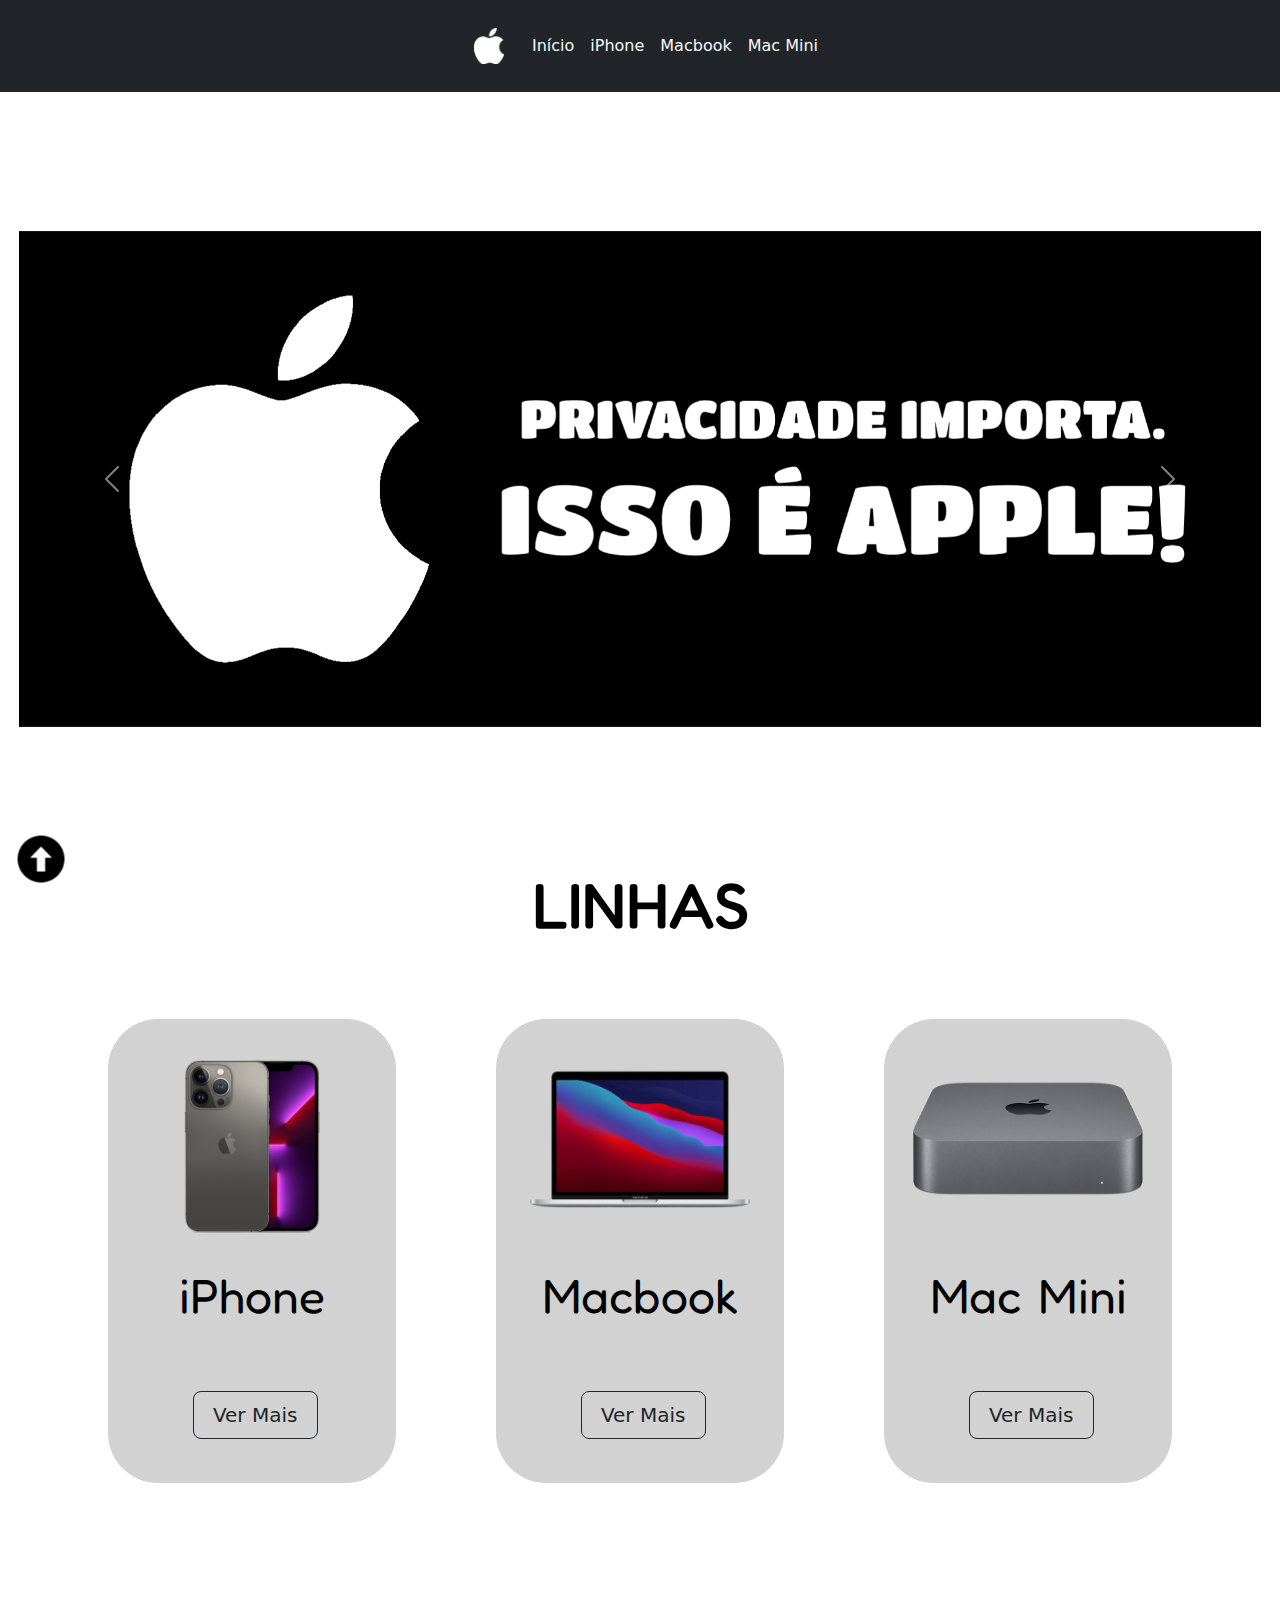
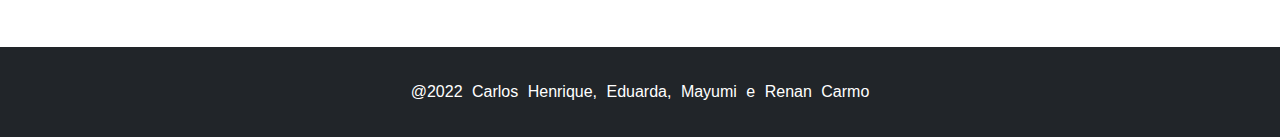
<file: index.html>
<!DOCTYPE html>
<html lang="pt-BR">
<head>
    <meta charset="UTF-8">
    <meta http-equiv="X-UA-Compatible" content="IE=edge">
    <meta name="viewport" content="width=device-width, initial-scale=1.0">
    <link rel="stylesheet" href="bootstrap-5.2.1-dist/css/bootstrap.min.css">
    <link rel="stylesheet" href="style/style.css">
    <script src="js/jquery-3.6.0.js"></script>
    <script src="bootstrap-5.2.1-dist/js/bootstrap.bundle.min.js" integrity="sha384-u1OknCvxWvY5kfmNBILK2hRnQC3Pr17a+RTT6rIHI7NnikvbZlHgTPOOmMi466C8" crossorigin="anonymous"></script>
    <script src="https://stackpath.bootstrapcdn.com/bootstrap/4.1.3/js/bootstrap.min.js" integrity="sha384-ChfqqxuZUCnJSK3+MXmPNIyE6ZbWh2IMqE241rYiqJxyMiZ6OW/JmZQ5stwEULTy" crossorigin="anonymous"></script>
    <title>Apple</title>
    <link rel="icon" type="imagem/png" href="img/apple-icon-pag.png" />
</head>
<body>
  <!--Menu De Navegação-->
  <nav class="navbar navbar-expand-lg bg-dark">
      <div class="container-fluid">
      <div class="mx-auto text-center"> <!--âncoras do menu-->
       
          <ul class="navbar-nav">
          <li class="nav-item">
             <a class="" href="index.html"><img class="img-fluid" id="logo-apple" src="img/apple-logo.png" alt=""></a>
          </li>
          <button class="navbar-toggler" type="button" data-bs-toggle="collapse" data-bs-target="#navbarNavDropdown" aria-controls="navbarNavDropdown" aria-expanded="false" aria-label="Toggle navigation">
              <span class="navbar-toggler-icon"></span>
            </button>
            <div class="collapse navbar-collapse" id="navbarNavDropdown">
            <li class="nav-item">
              <a class="nav-link text-light" aria-current="page" href="index.html">Início</a>
            </li>
            </li>
            <li class="nav-item">
              <a class="nav-link text-light" href="iphone.html">iPhone</a>
            </li>
            <li class="nav-item">
              <a class="nav-link text-light" href="macbook.html">Macbook</a>
            </li>
            <li class="nav-item">
              <a class="nav-link text-light" href="mac-mini.html">Mac Mini</a>
            </li>
              </div>
            <li class="nav-item">
            </li>
          </ul>
      </div>
  </div>
    </nav>
      <!--Slides-->
      <br><br><br><br><br id="topo">
      <div id="slides">
      <div id="carouselExampleControls" class="carousel slide" data-ride="carousel">
        <div class="carousel-inner">
          <div class="carousel-item active">
            <img class="d-block w-100" src="img/iphone-dark.png" alt="Primeiro Slide">
          </div>
          <div class="carousel-item">
            <img class="d-block w-100" src="img/iphones-14.png" alt="Segundo Slide">
          </div>
          <div class="carousel-item">
            <img class="d-block w-100" src="img/macbook-dark-banner.png" alt="Terceiro Slide">
          </div>
          <div class="carousel-item">
            <img class="d-block w-100" src="img/mac-mini-banner.png" alt="Terceiro Slide">
          </div>
        </div>
        <a class="carousel-control-prev" href="#carouselExampleControls" role="button" data-slide="prev">
          <span class="carousel-control-prev-icon" aria-hidden="true"></span>
        </a>
        <a class="carousel-control-next" href="#carouselExampleControls" role="button" data-slide="next">
          <span class="carousel-control-next-icon" aria-hidden="true"></span>
        </a>
      </div>
    </div>
      <br><br><br><br><br>
      <!--Cards-->
      <h1 class="text-center nomes-produtos" style="color: black;">LINHAS</h1>
      <br><br>
      <!--iPhone-->
      <div class="container" id="cards">
        <div class="row" id="linha">
      <div class="card col-md-4 card-size" style="width: 18rem;">
        <img class="card-img-top" src="img/iphone.png" alt="Imagem de capa do card" id="card-iphone">
        <div class="card-body">
          <p class="text-center">iPhone</p>
        </div>
        <a href="iphone.html"><button class="btn btn-outline-dark m-4 col-9 btn-lg">Ver Mais</button></a>
      </div>
      <!--Macbook-->
      <div class="card col-md-4 card-size" style="width: 18rem;">
        <img class="card-img-top" src="img/macbook.png" alt="Imagem de capa do card">
        <div class="card-body">
          <p class="text-center">Macbook</p>
        </div>
        <a href="#"><button class="btn btn-outline-dark m-4 col-9 btn-lg">Ver Mais</button></a>
      </div>
      <!--Mac Mini-->
      <div class="card col-md-4 card-size" style="width: 18rem;">
        <img class="card-img-top" src="img/mac-min.png" alt="Imagem de capa do card">
        <div class="card-body">
          <p class="text-center">Mac Mini</p>
        </div>
        <a href="#"><button class="btn btn-outline-dark m-4 col-9 btn-lg">Ver Mais</button></a>
      </div>
    </div>
    </div>
    <!--Botão de voltar ao topo-->
    <div id="botao-voltar-topo" class="">
      <a href="#topo"class="fixed-bottom p-3"><img src="img/seta.png" id="seta-topo"></a>
    </div>
    <!--Footer-->
    <br><br><br><br><br><br>
    <div class="countainer">
      <div class="page-footer col-md-12 d-flex align-items-center justify-content-center bg-dark" id="rodape">
        <a href="#"><p class="m-0 p-0">@2022 Carlos Henrique, Eduarda, Mayumi e Renan Carmo</p></a>
      </div>
    </div>
</body>
</html>
</file>
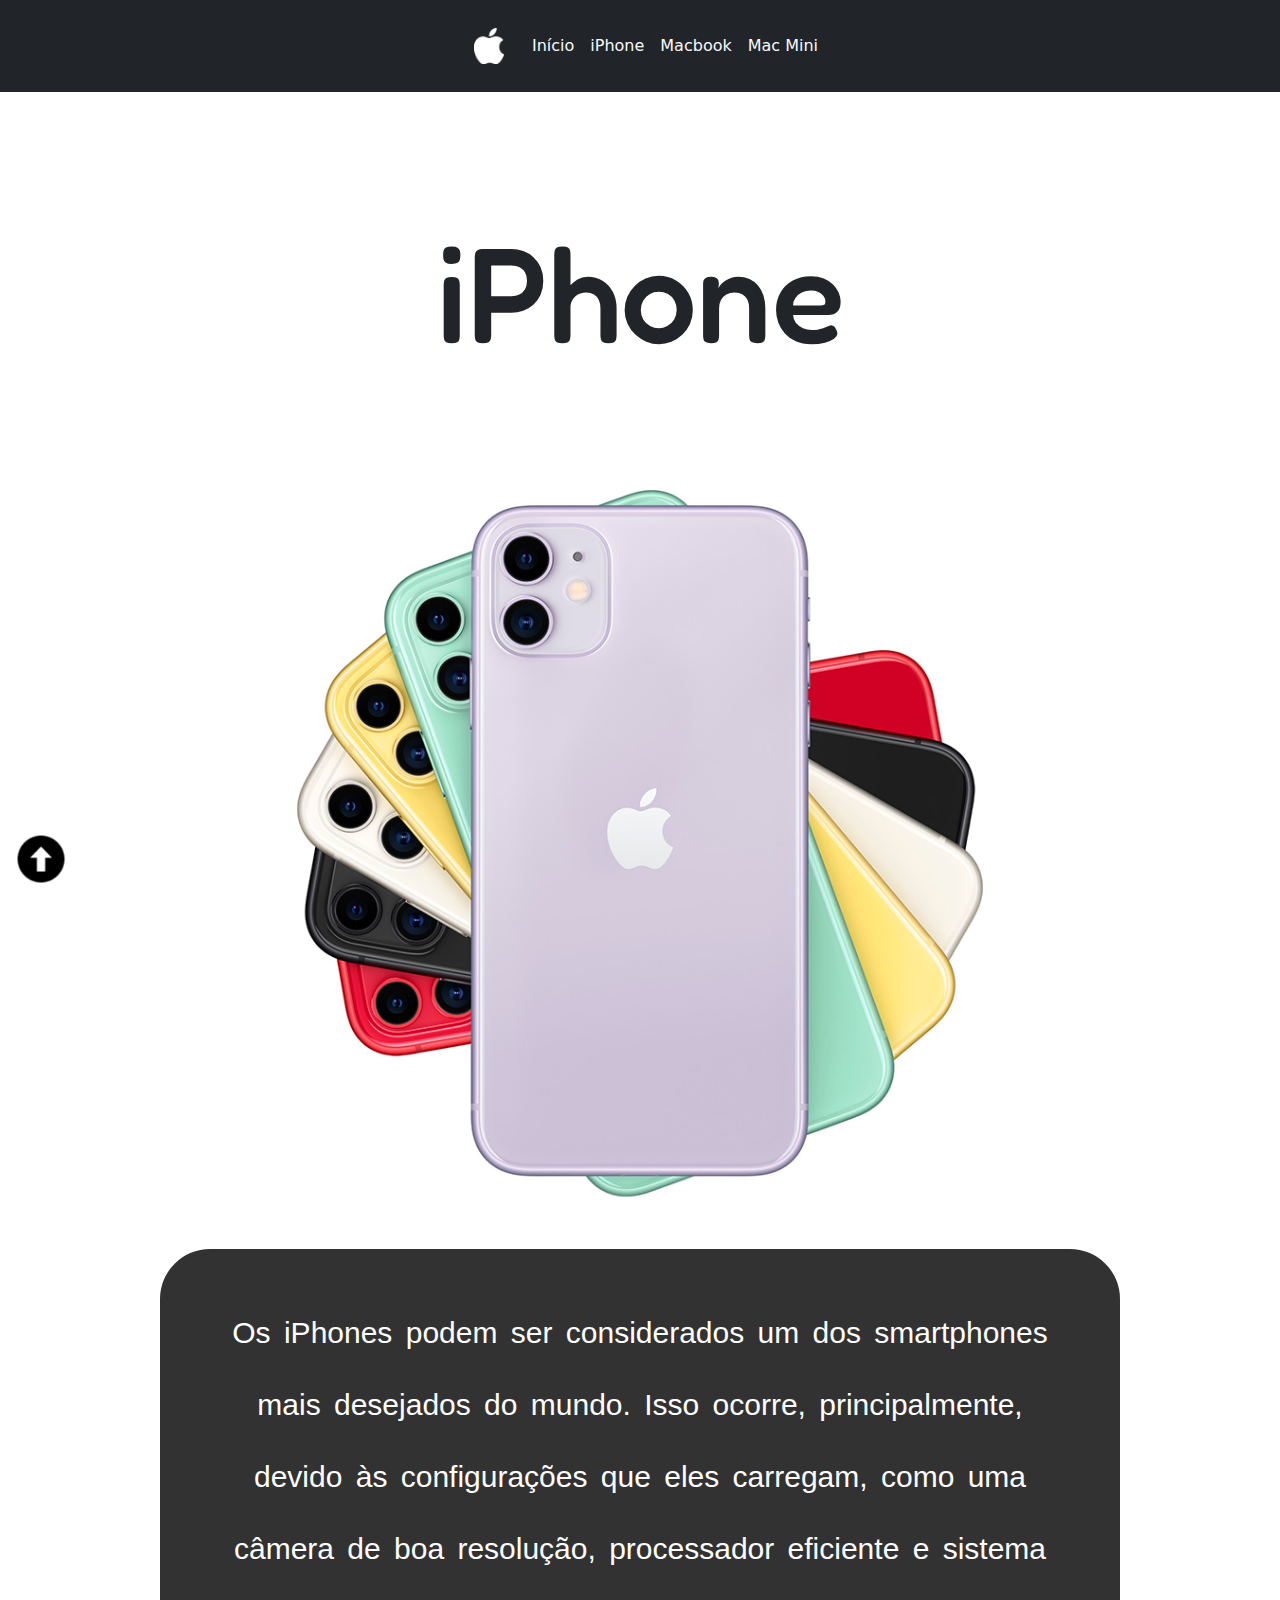
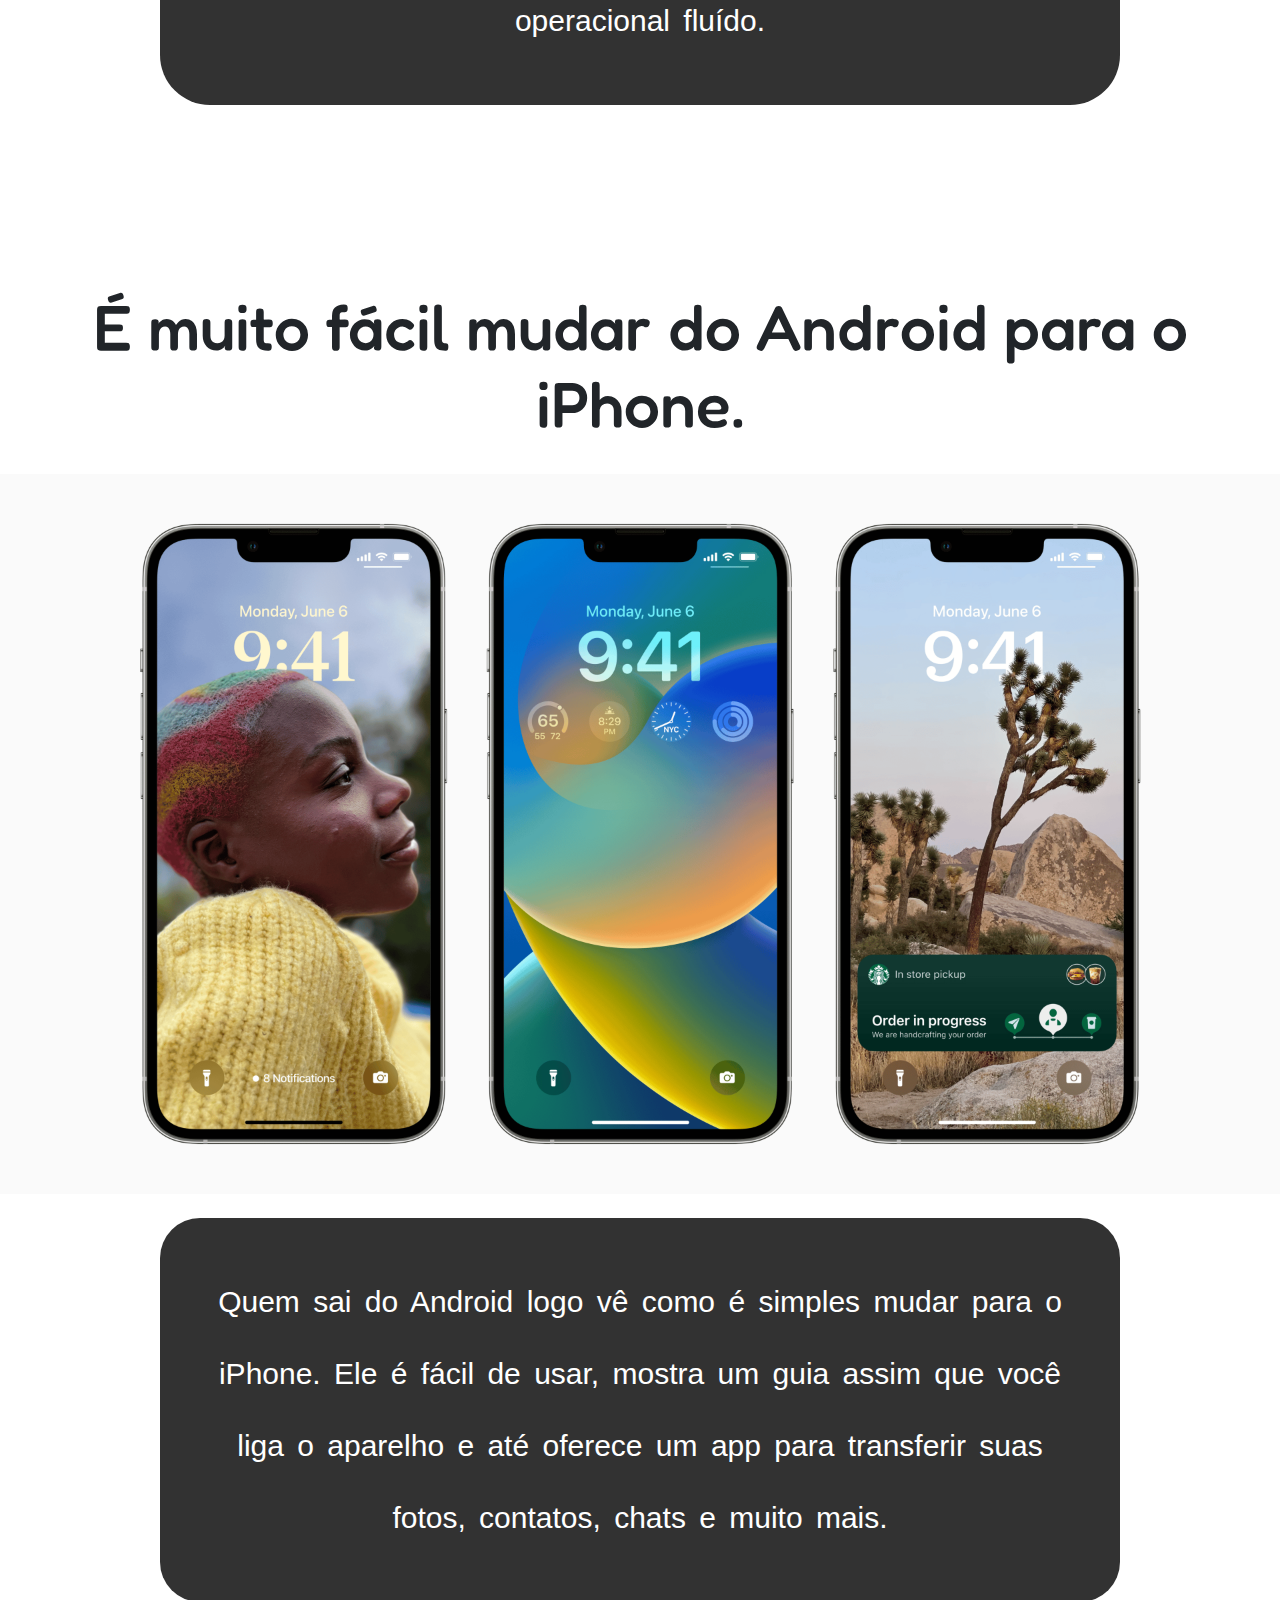
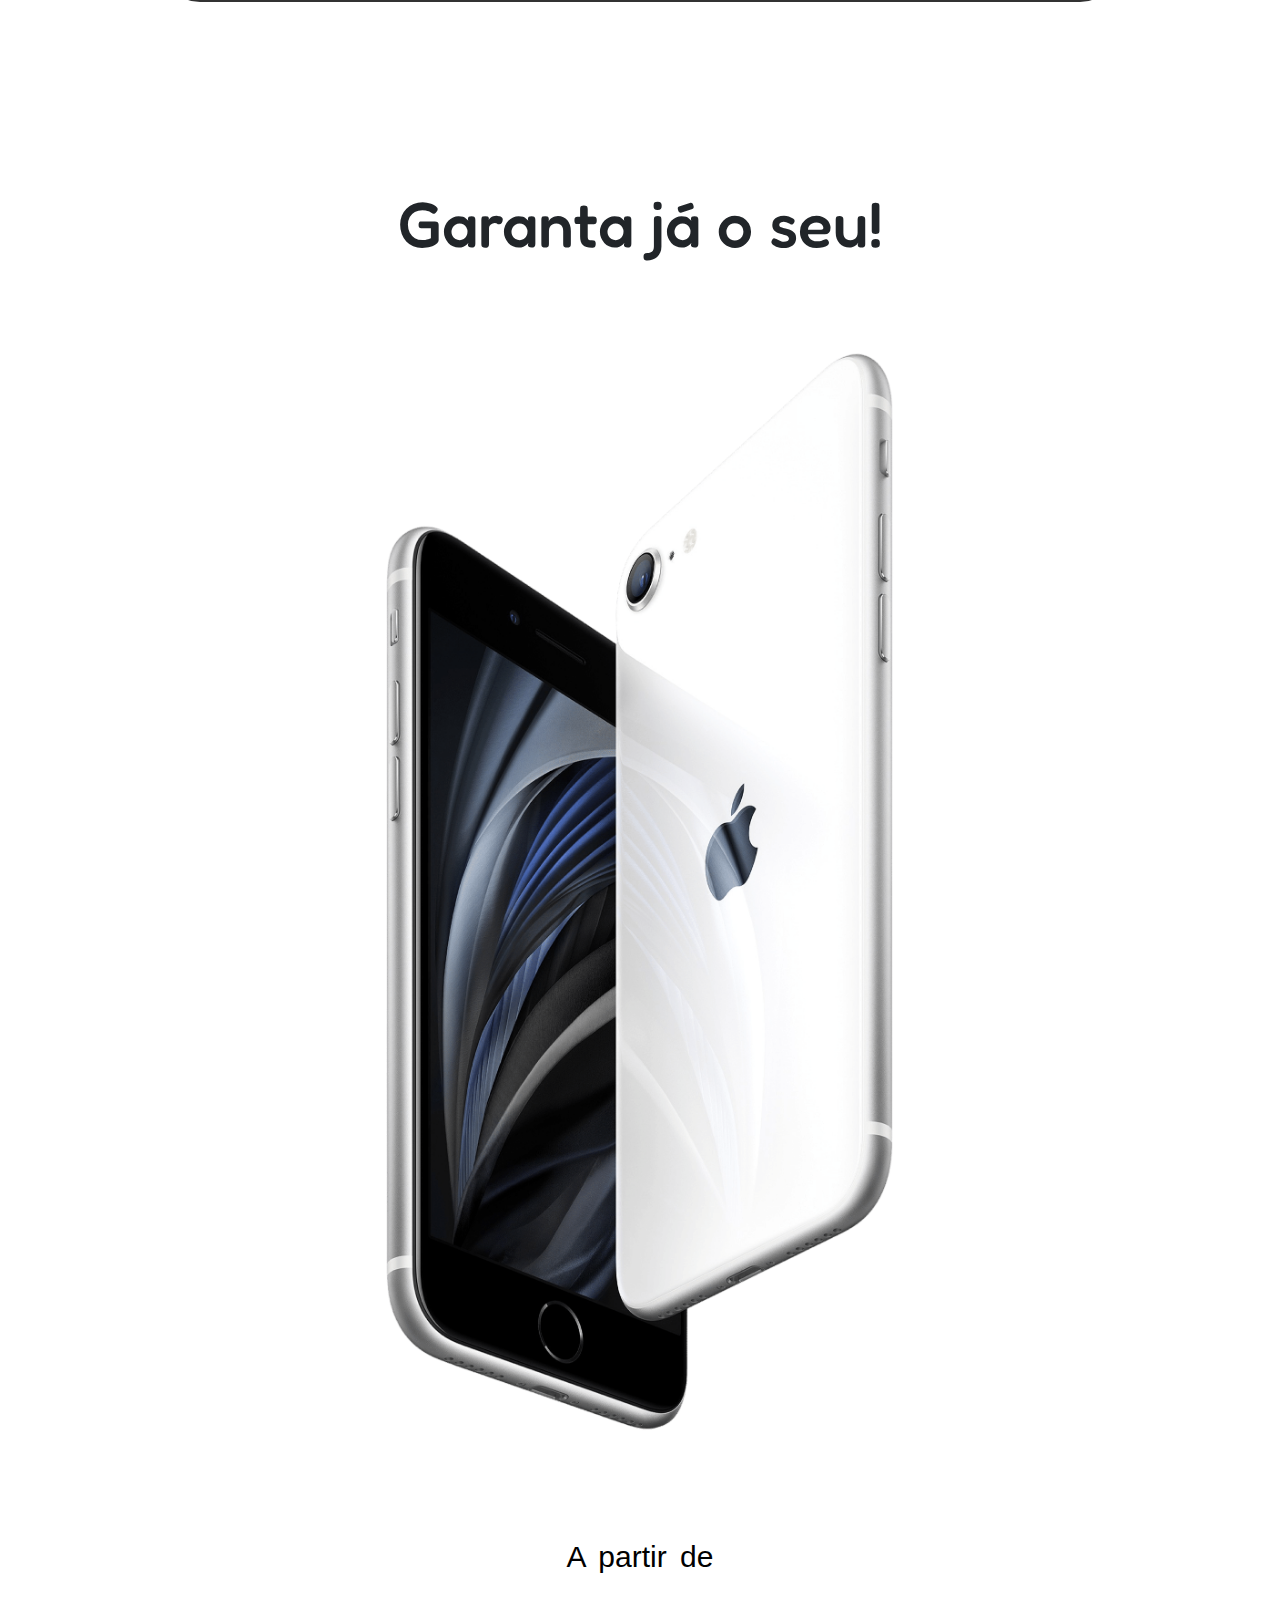
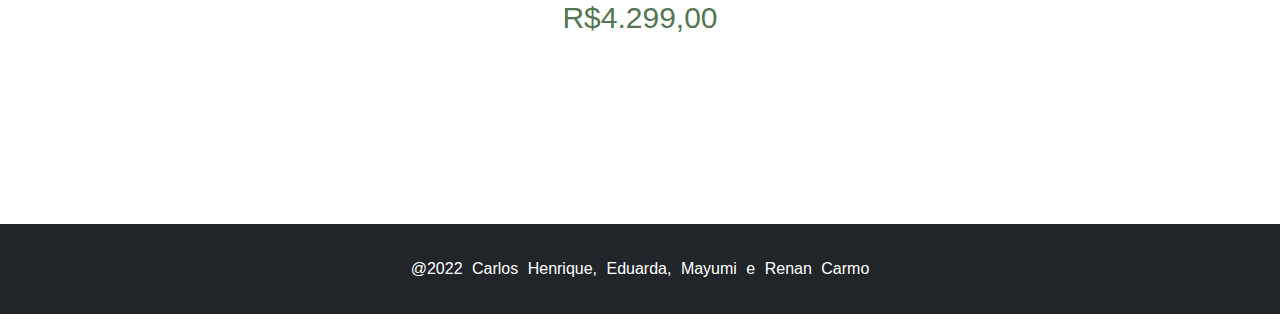
<file: iphone.html>
<!DOCTYPE html>
<html lang="en">
<head>
    <meta charset="UTF-8">
    <meta http-equiv="X-UA-Compatible" content="IE=edge">
    <meta name="viewport" content="width=device-width, initial-scale=1.0">
    <title>iPhone</title>
    <link rel="stylesheet" href="style/style.css">
    <script src="js/jquery-3.6.0.js"></script>
    <link rel="stylesheet" href="bootstrap-5.2.1-dist/css/bootstrap.min.css">
    <script src="bootstrap-5.2.1-dist/js/bootstrap.bundle.min.js" integrity="sha384-u1OknCvxWvY5kfmNBILK2hRnQC3Pr17a+RTT6rIHI7NnikvbZlHgTPOOmMi466C8" crossorigin="anonymous"></script>
    <script src="https://stackpath.bootstrapcdn.com/bootstrap/4.1.3/js/bootstrap.min.js" integrity="sha384-ChfqqxuZUCnJSK3+MXmPNIyE6ZbWh2IMqE241rYiqJxyMiZ6OW/JmZQ5stwEULTy" crossorigin="anonymous"></script>
    <link rel="icon" type="imagem/png" href="img/apple-icon-pag.png" />
</head>
<body>
   <!--Menu De Navegação-->
   <nav class="navbar navbar-expand-lg bg-dark">
    <div class="container-fluid">
    <div class="mx-auto text-center"> <!--âncoras do menu-->
     
        <ul class="navbar-nav">
        <li class="nav-item">
           <a class="" href="index.html"><img class="img-fluid" id="logo-apple" src="img/apple-logo.png" alt=""></a>
        </li>
        <button class="navbar-toggler" type="button" data-bs-toggle="collapse" data-bs-target="#navbarNavDropdown" aria-controls="navbarNavDropdown" aria-expanded="false" aria-label="Toggle navigation">
            <span class="navbar-toggler-icon"></span>
          </button>
          <div class="collapse navbar-collapse" id="navbarNavDropdown">
          <li class="nav-item">
            <a class="nav-link text-light" aria-current="page" href="index.html">Início</a>
          </li>
          </li>
          <li class="nav-item">
            <a class="nav-link text-light" href="iphone.html">iPhone</a>
          </li>
          <li class="nav-item">
            <a class="nav-link text-light" href="macbook.html">Macbook</a>
          </li>
          <li class="nav-item">
            <a class="nav-link text-light" href="mac-mini.html">Mac Mini</a>
          </li>
            </div>
          <li class="nav-item">
          </li>
        </ul>
    </div>
</div>
  </nav>
    <!--Conteúdo iPhone-->
    <br><br><br><br><br>
   <div class="countainer" id="topo">
    <!--Parte 1-->
    <h1 class="text-center nome-titulo">iPhone</h1>
    <br><br><br>
    <div class="iphone-conteudo d-flex justify-content-center align-items-center flex-column">
        <img src="img/iphones-coloridos.png" id="iphones-coloridos" class="" alt="">
        <br>
        <p class="text-center col-12 col-md-9 p-5">Os iPhones podem ser considerados um dos smartphones mais desejados do mundo. Isso ocorre, principalmente, devido às configurações que eles carregam, como uma câmera de boa resolução, processador eficiente e sistema operacional fluído.</p>
    </div>
    <!--Parte 2-->
    <br><br><br><br><br><br><br>
    <div class="melhor-android d-flex flex-column justify-content-center align-items-center col-md-12">
        <h1 class="text-center nomes-produtos">É muito fácil mudar do Android para o iPhone.</h1>
        <br>
        <img src="img/ios.png" alt="" id="ios">
        <br>
        <p class="text-center col-12 col-md-9 col-lg-9 p-5">Quem sai do Android logo vê como é simples mudar para o iPhone. Ele é fácil de usar, mostra um guia assim que você liga o aparelho e até oferece um app para transferir suas fotos, contatos, chats e muito mais.</p>
    </div>
    <br><br><br><br><br><br><br>
    <!--Comprar-->
    <div class="container d-flex justify-content-center flex-column align-items-center">
    <h1 class="text-center nomes-produtos col-12">Garanta já o seu!</h1>
    <br>
    <img src="img/iphone-se.png" alt="" class="compra-template">
    <div class="ver-loja d-flex justify-content-center align-items-center flex-column p-0 m-5">
      <p class="paragrafo text-center">A partir de</p>
      <p class="paragrafo text-center" style="color:rgb(84, 118, 84);">R$4.299,00</p>
    </div>
  </div>
   </div>
   <!--Botão de voltar ao topo-->
   <div id="botao-voltar-topo" class="">
    <a href="#topo"class="fixed-bottom p-3"><img src="img/seta.png" id="seta-topo"></a>
  </div>
      <!--Footer-->
      <br><br><br><br><br>
      <div class="countainer">
        <div class="page-footer col-md-12 d-flex align-items-center justify-content-center bg-dark" id="rodape">
          <a href="#"><p class="m-0 p-0">@2022 Carlos Henrique, Eduarda, Mayumi e Renan Carmo</p></a>
        </div>
      </div>
</body>
</html>
</file>
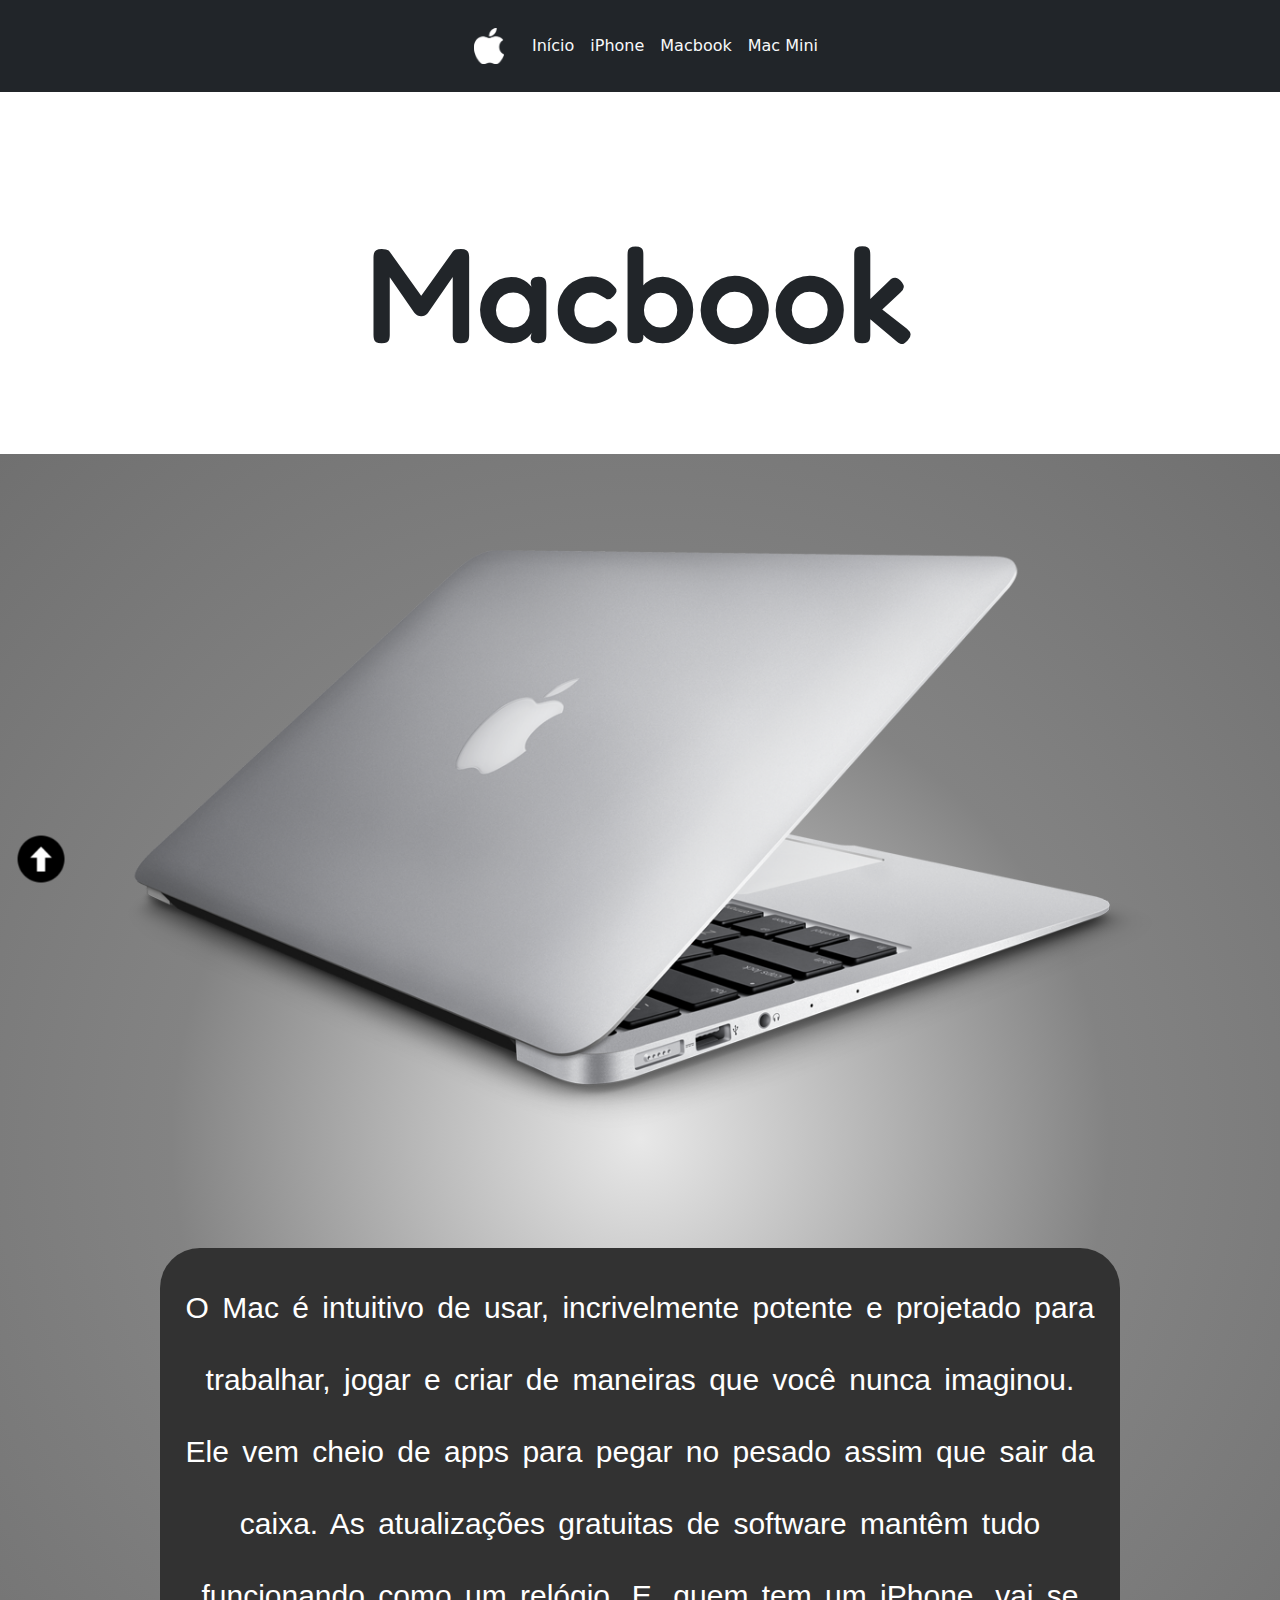
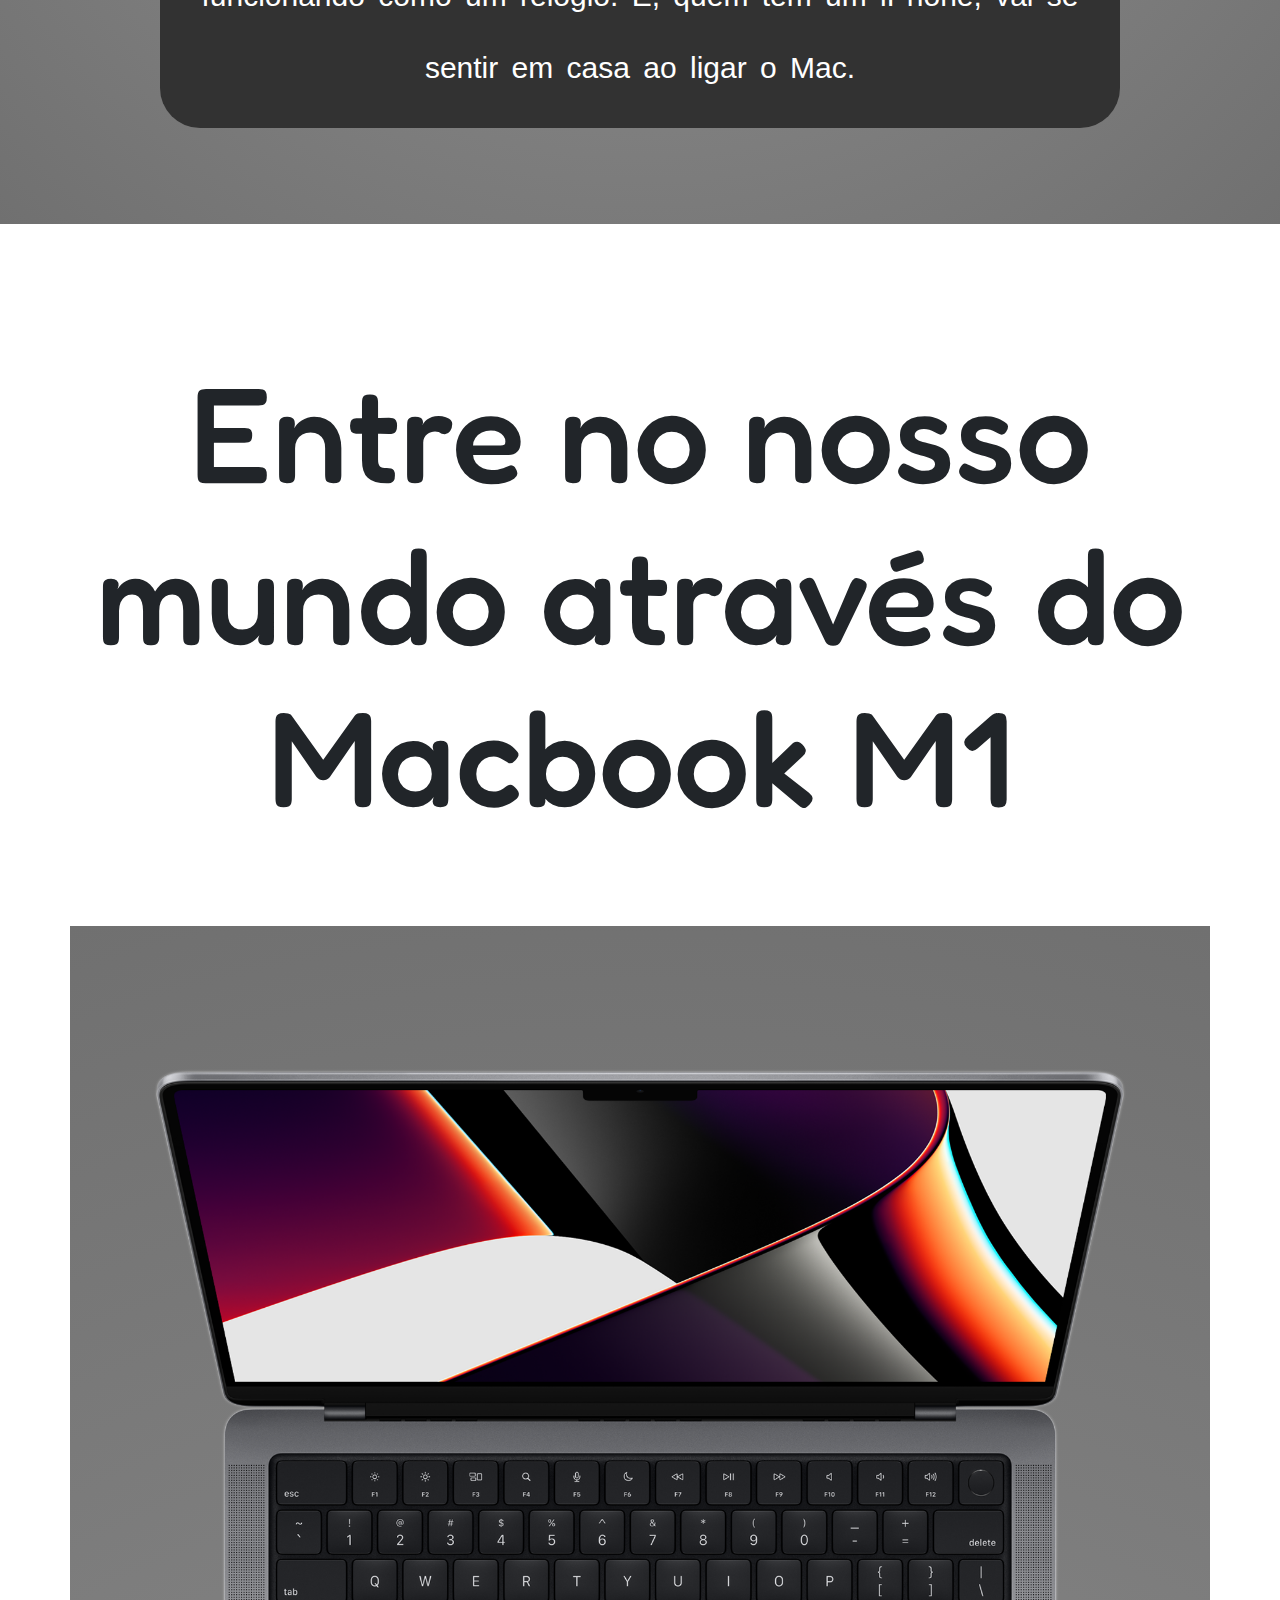
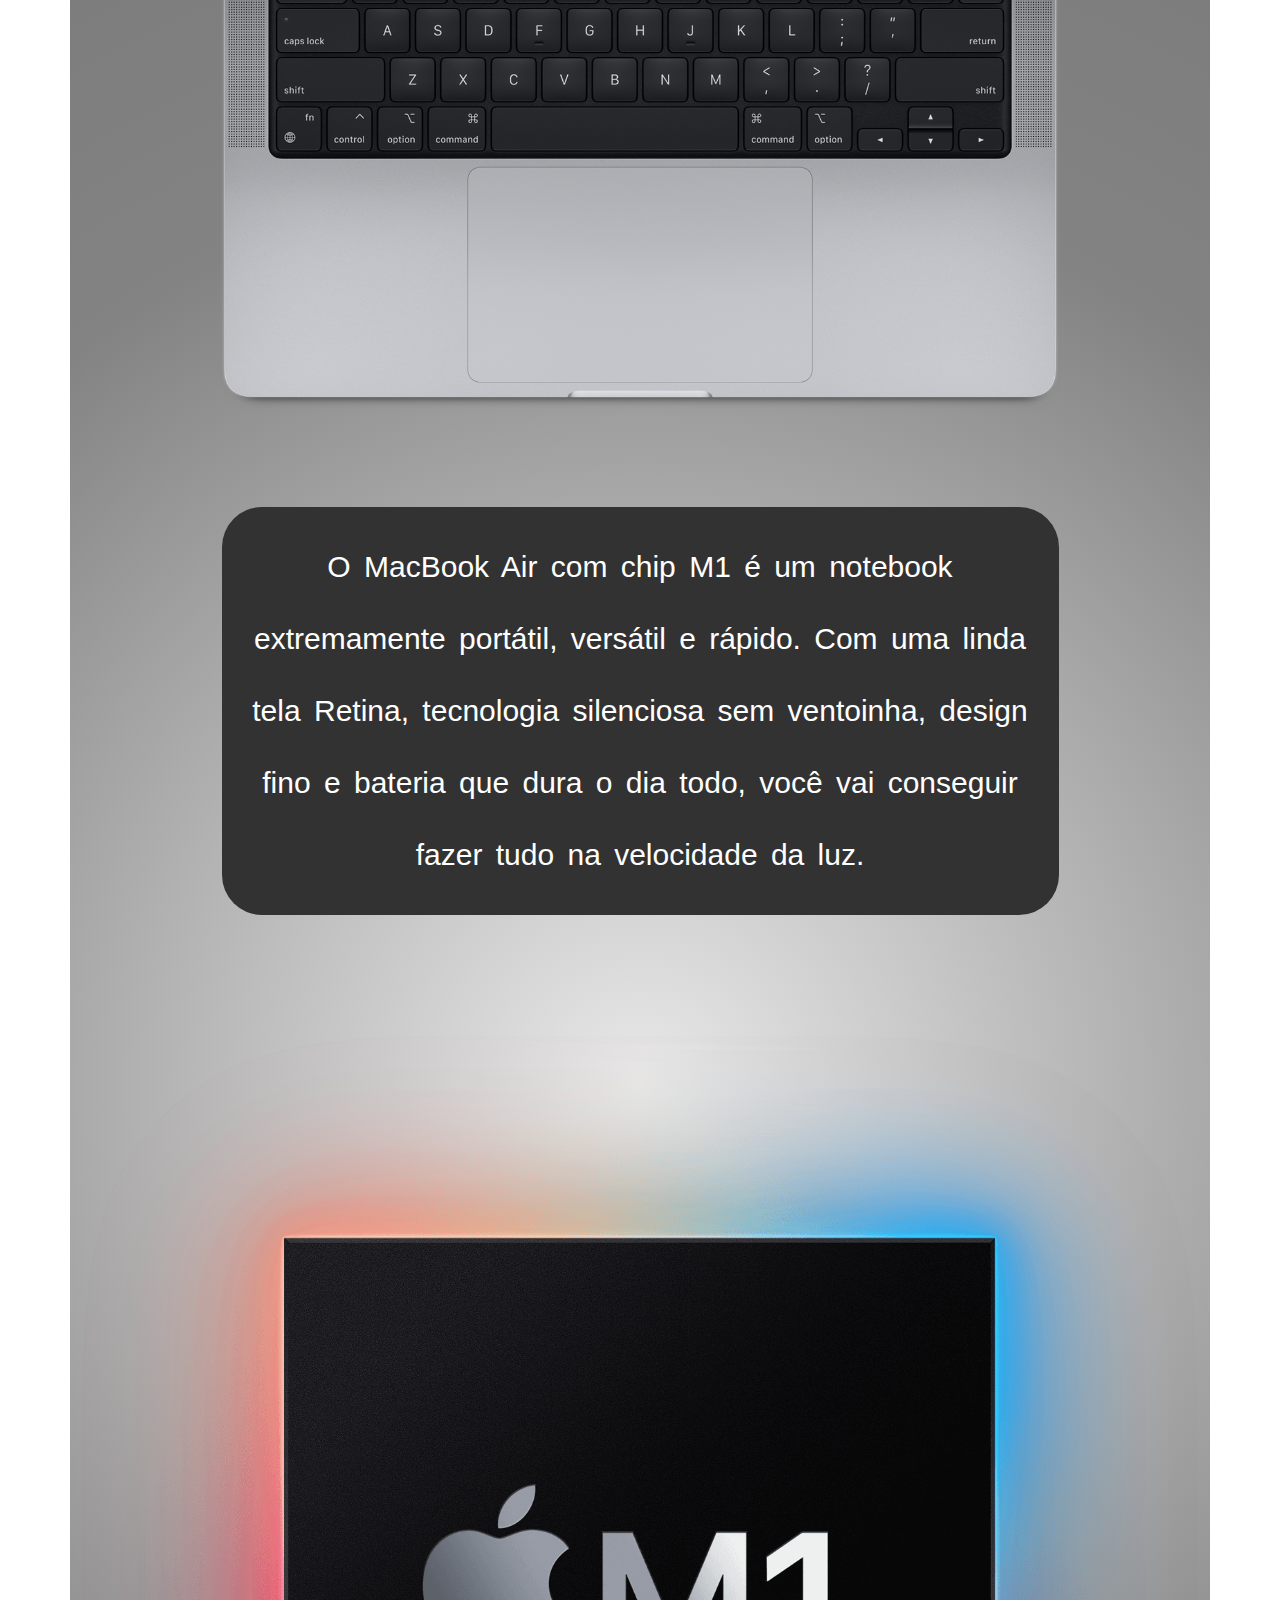
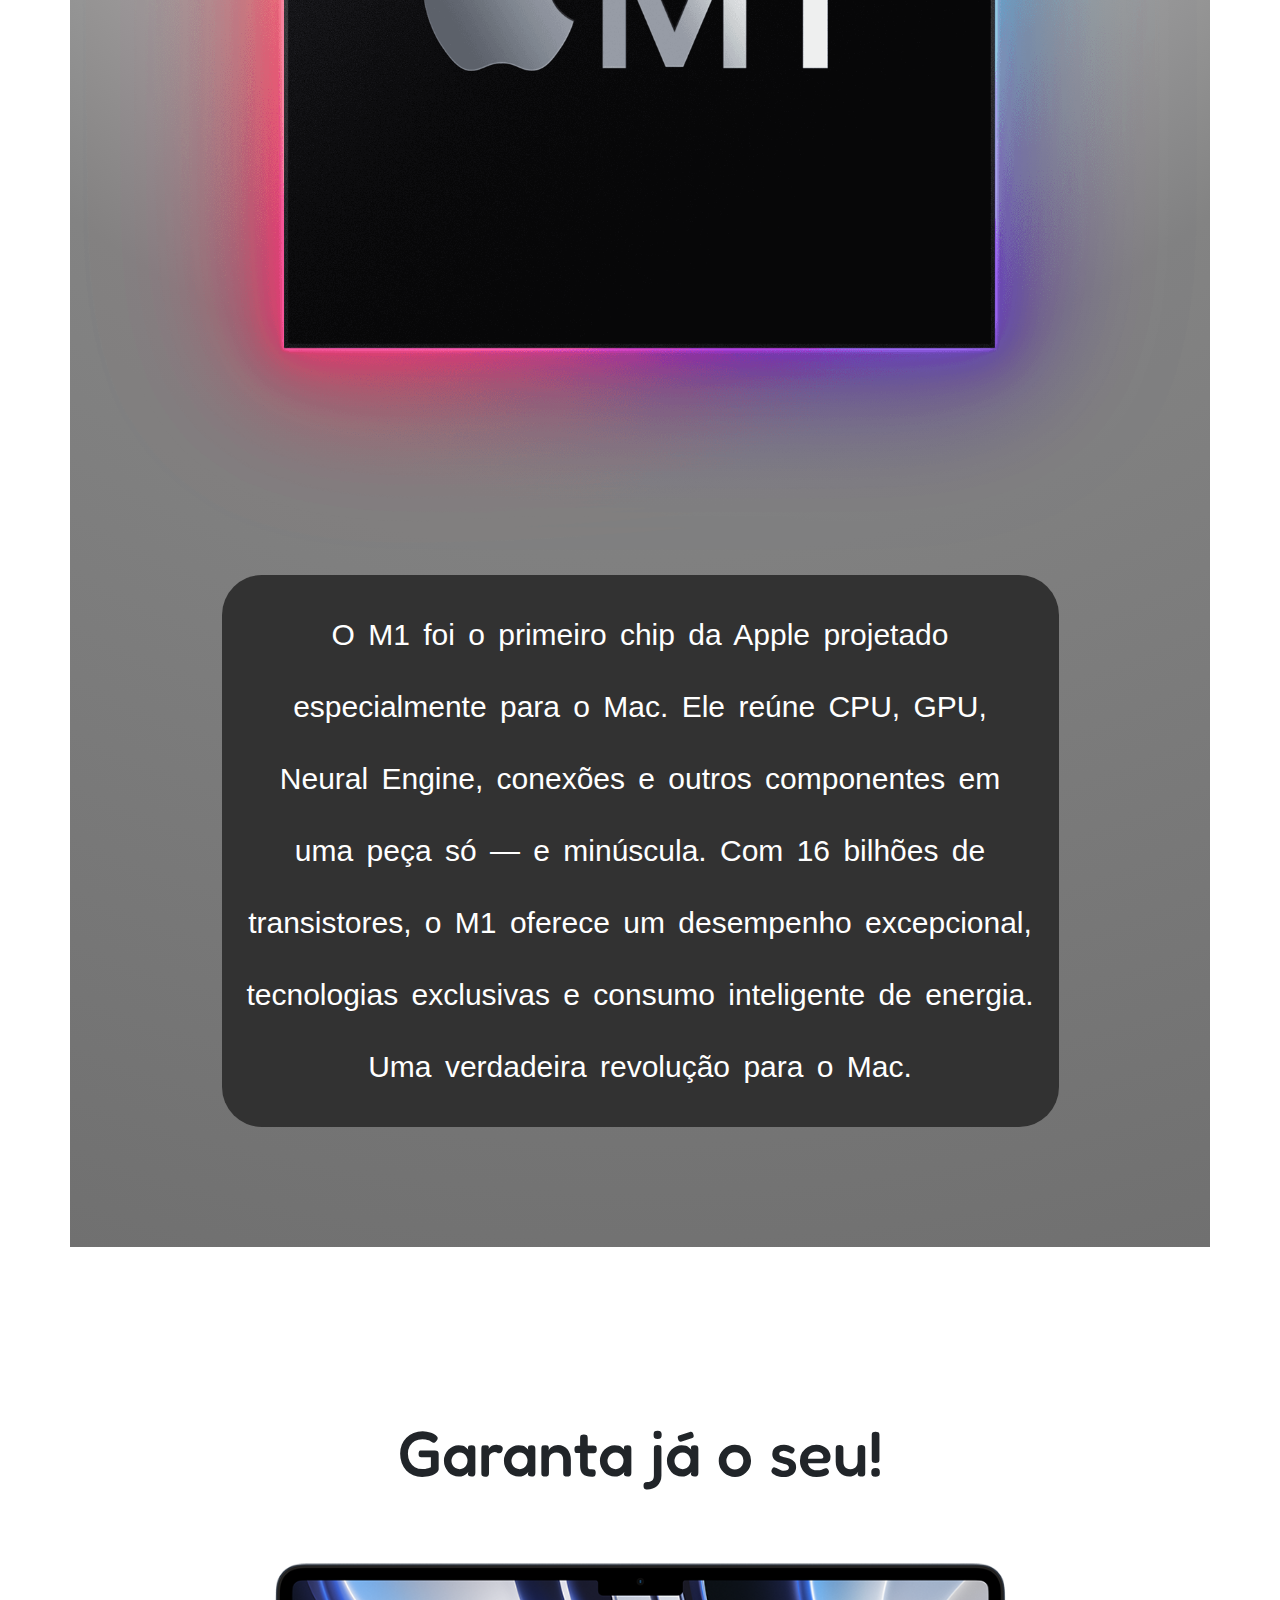
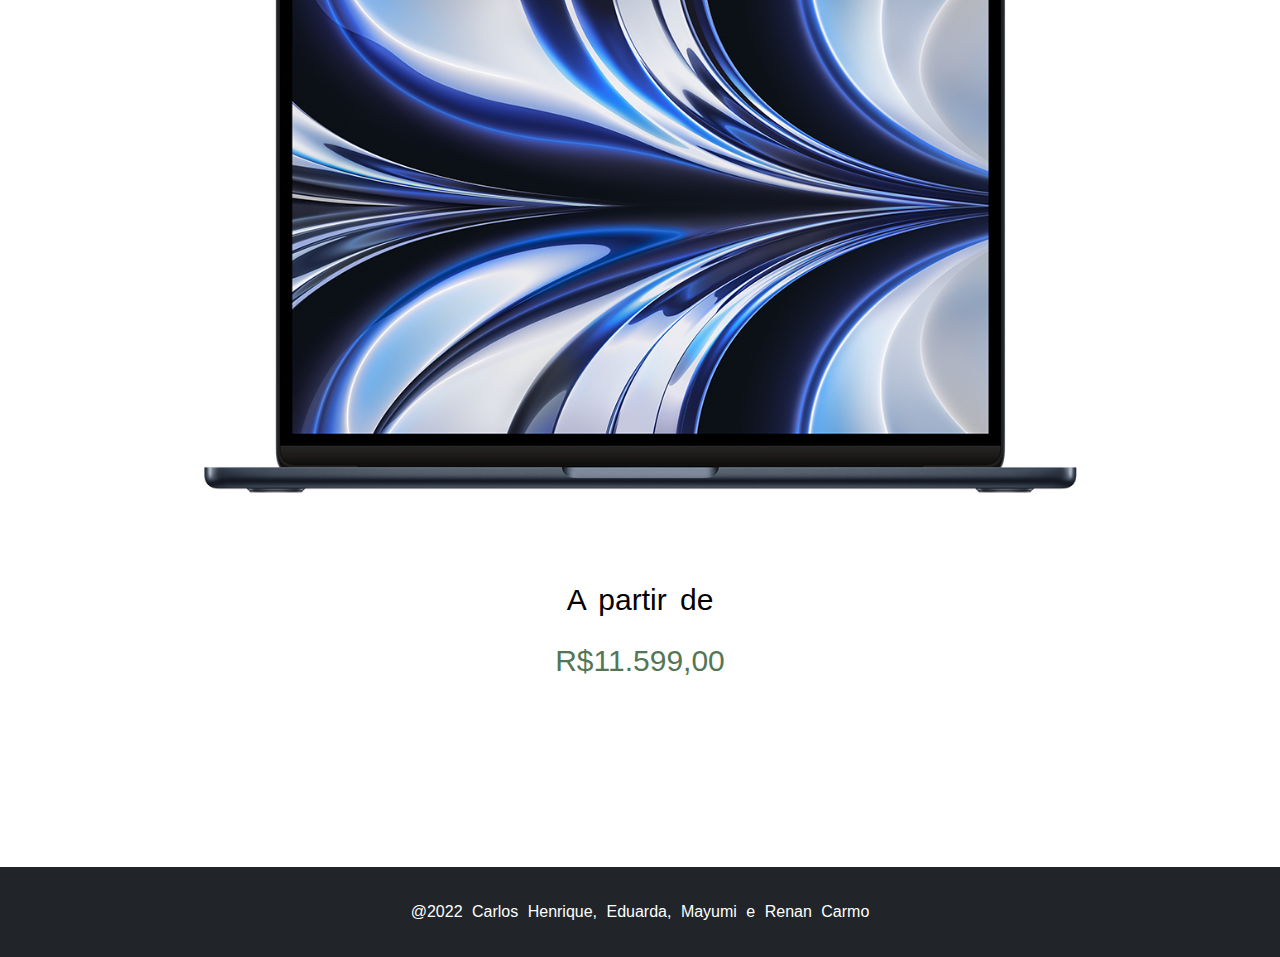
<file: macbook.html>
<!DOCTYPE html>
<html lang="en">
<head>
    <meta charset="UTF-8">
    <meta http-equiv="X-UA-Compatible" content="IE=edge">
    <meta name="viewport" content="width=device-width, initial-scale=1.0">
    <title>Macbook</title>
    <link rel="stylesheet" href="style/style.css">
    <link rel="icon" type="imagem/png" href="img/apple-icon-pag.png" />
    <script src="js/jquery-3.6.0.js"></script>
    <link rel="stylesheet" href="bootstrap-5.2.1-dist/css/bootstrap.min.css">
    <script src="bootstrap-5.2.1-dist/js/bootstrap.bundle.min.js" integrity="sha384-u1OknCvxWvY5kfmNBILK2hRnQC3Pr17a+RTT6rIHI7NnikvbZlHgTPOOmMi466C8" crossorigin="anonymous"></script>
    <script src="https://stackpath.bootstrapcdn.com/bootstrap/4.1.3/js/bootstrap.min.js" integrity="sha384-ChfqqxuZUCnJSK3+MXmPNIyE6ZbWh2IMqE241rYiqJxyMiZ6OW/JmZQ5stwEULTy" crossorigin="anonymous"></script>
</head>
<body>
    <!--Menu De Navegação-->
    <nav class="navbar navbar-expand-lg bg-dark">
      <div class="container-fluid">
      <div class="mx-auto text-center"> <!--âncoras do menu-->
       
          <ul class="navbar-nav">
          <li class="nav-item">
             <a class="" href="index.html"><img class="img-fluid" id="logo-apple" src="img/apple-logo.png" alt=""></a>
          </li>
          <button class="navbar-toggler" type="button" data-bs-toggle="collapse" data-bs-target="#navbarNavDropdown" aria-controls="navbarNavDropdown" aria-expanded="false" aria-label="Toggle navigation">
              <span class="navbar-toggler-icon"></span>
            </button>
            <div class="collapse navbar-collapse" id="navbarNavDropdown">
            <li class="nav-item">
              <a class="nav-link text-light" aria-current="page" href="index.html">Início</a>
            </li>
            </li>
            <li class="nav-item">
              <a class="nav-link text-light" href="iphone.html">iPhone</a>
            </li>
            <li class="nav-item">
              <a class="nav-link text-light" href="macbook.html">Macbook</a>
            </li>
            <li class="nav-item">
              <a class="nav-link text-light" href="mac-mini.html">Mac Mini</a>
            </li>
              </div>
            <li class="nav-item">
            </li>
          </ul>
      </div>
  </div>
    </nav>
    <!--Conteúdo Macbook-->
    <br><br><br><br><br>
    <div class="countainer d-flex justify-content-center align-items-center flex-column" id="topo">
      <!--Conteúdo 1-->
        <h1 class="text-center nome-titulo">Macbook</h1>
        <br><br><br>
    <div class="macbook-conteudo d-flex justify-content-center align-items-center flex-column conteudo-imagens-texto">
      <br><br><br><br>
        <img src="img/macbook-b.png" alt="" id="macbook-inicio">
        <br><br><br><br>
        <p class="text-center col-12 col-md-9 p-4 m-4 mac-conteudo-texto">O Mac é intuitivo de usar, incrivelmente potente e projetado para trabalhar, jogar e criar de maneiras que você nunca imaginou. Ele vem cheio de apps para pegar no pesado assim que sair da caixa. As atualizações gratuitas de software mantêm tudo funcionando como um relógio. E, quem tem um iPhone, vai se sentir em casa ao ligar o Mac.</p>
        <br><br><br>
    </div>
      <!--Conteúdo 2-->
      <br><br><br><br><br>
      <div class="macbook-conteudo-2 d-flex justify-content-center align-items-center flex-column"></div>
        <h1 class="text-center nome-titulo p-2 teste">Entre no nosso mundo através do Macbook M1</h1>
        <!--Container-->
        <br><br><br>
        <div class="container d-flex justify-content-center align-items-center flex-column conteudo-imagens-texto">
          <!--Macbook Air M1-->
          <br><br><br><br>
        <img src="img/macbook-vertical.png" alt="" class="mac-m1">
        <br>
        <p class="text-center col-12 col-md-9 p-4 m-4 mac-conteudo-texto">O MacBook Air com chip M1 é um notebook extremamente portátil, versátil e rápido. Com uma linda tela Retina, tecnologia silenciosa sem ventoinha, design fino e bateria que dura o dia todo, você vai conseguir fazer tudo na velocidade da luz.</p>
        <br><br><br><br>
        <!--Chip M1-->
        <img src="img/chip-m1.png" alt="" class="mac-m1">
        <p class="text-center col-12 col-md-9 p-4 m-4 mac-conteudo-texto">O M1 foi o primeiro chip da Apple projetado especialmente para o Mac. Ele reúne CPU, GPU, Neural Engine, conexões e outros componentes em uma peça só — e minúscula. Com 16 bilhões de transistores, o M1 oferece um desempenho excepcional, tecnologias exclusivas e consumo inteligente de energia. Uma verdadeira revolução para o Mac.</p>
        <br><br><br><br>
        </div>
    </div>
  </div>
   <!--Comprar-->
   <br><br><br><br><br><br><br>
   <div class="container d-flex justify-content-center flex-column align-items-center">
    <h1 class="text-center nomes-produtos col-12">Garanta já o seu!</h1>
    <br>
    <img src="img/macbook-vertical-2.png" alt="comprar-macbook" class="compra-template">
    <div class="ver-loja d-flex justify-content-center align-items-center flex-column p-0 m-5">
      <p class="paragrafo text-center">A partir de</p>
      <p class="paragrafo text-center" style="color:rgb(84, 118, 84);">R$11.599,00</p>
    </div>
  </div>

  <!--Botão de voltar ao topo-->
  <div id="botao-voltar-topo" class="">
    <a href="#topo"class="fixed-bottom p-3"><img src="img/seta.png" id="seta-topo"></a>
  </div>

  <!--Footer-->
  <br><br><br><br><br>
  <div class="countainer">
    <div class="page-footer col-md-12 d-flex align-items-center justify-content-center bg-dark" id="rodape">
      <a href="#"><p class="m-0 p-0">@2022 Carlos Henrique, Eduarda, Mayumi e Renan Carmo</p></a>
    </div>
  </div>
</body>
</html>
</file>
<file: style/style.css>
@import url('https://fonts.googleapis.com/css2?family=Fredoka+One&display=swap');
@import url('https://fonts.googleapis.com/css2?family=Noto+Serif+Georgian&display=swap');
@import url('https://fonts.googleapis.com/css2?family=Dangrek&display=swap');

.barra{
    background-color: black;
}
#logo-apple {
    width: 30px;
    margin: 20px;

}
#logo-sacola {
    width: 30px;
    margin: 20px;
}

#linha {
    display: flex;
    justify-content: center;
    gap: 20px;
}

#linha div {
    padding: 0;
}

#slides {
    margin: 1.5%;
}

.card-body {
    display: flex;
    justify-content: center;
    align-items: center;
}

.card-body p {
    font-family: 'Fredoka One', cursive;
    font-size: 300%;
    color: black;
}
#linha{
    gap: 100px;
}
#cards div {
    display: flex;
    justify-content: center;
    align-items: center;
    padding: 20px;
}
.card-size {
    height: 70%;
    background-color: rgb(210, 210, 210);
    border: 8px;
    border-radius: 50px;
}

.card-size img{
    height: 200px;
}

#card-iphone {
    width: 200px;
}

#rodape {
    height: 10vh;
}

#rodape a, p {
    font-family: Arial, Helvetica, sans-serif;
    word-spacing: 5px;
    color: white;
    text-decoration: none;
    text-align: center;
}
#rodape a p:hover {
    color: rgb(90, 90, 92);
    text-decoration: none;
}
#seta-topo{
    width: 50px;
}

/** Página iPhone **/
.nomes-produtos {
    font-family: 'Fredoka One', cursive;
    font-size: 400%;
}

.nome-titulo {
    font-family: 'Fredoka One', cursive;
    font-size: 15vh;
}

@media screen and (max-width: 800px) {
    .nome-titulo {
        font-size: 7vh;
    }
}


.iphone-conteudo {
    text-align: center;

}

.iphone-conteudo p {
    font-family: Arial, Helvetica, sans-serif;
    font-size: 30px;
    font-weight: 400;
    line-height: 8vh;
    text-align: left;
    background-color: #323232;
    border-radius: 50px;
}


#iphones-coloridos {
    width: 90%;
    padding: 0;
    margin: 0;
}

.melhor-android{
   
}

 .melhor-android p {
    font-family: Arial, Helvetica, sans-serif;
    font-size: 30px;
    font-weight: 400;
    line-height: 8vh;
    text-align: left;
    background-color: #323232;
    border-radius: 40px;
 }

 .paragrafo {
    font-family: Arial, Helvetica, sans-serif;
    font-size: 30px;
    font-weight: 400;
    line-height: 5vh;
    text-align: left;
    border-radius: 40px;
    color: black;
 }

 @media screen and (max-width: 480px) {
    .melhor-android p {
        font-family: Arial, Helvetica, sans-serif;
        font-size: 30px;
        font-weight: 400;
        line-height: 8vh;
        text-align: left;
        background-color: #323232;
        border-radius: 0px;
    }
    .iphone-conteudo{
        border-radius: 0px;
    }

    .iphone-conteudo p {
        border-radius: 0px;
    }
}

 #ios {
    width: 100%;
 }
 .ver-loja button {
    border-radius: 30px;
 }

.compra-template{
    width: 80%;
}
@media screen and (max-width: 480px) {
    #iphone-se-template {
        width: 250px;
    }
}


/** Macbook **/
#macbook-inicio {
    width: 80%;
}

.mac-conteudo-texto {
    font-family: Arial, Helvetica, sans-serif;
    font-size: 30px;
    font-weight: 400;
    line-height: 8vh;
    text-align: left;
    background-color: #323232;
    border-radius: 40px;
 }
 
 @media screen and (max-width: 480px) {
    .macbook-conteudo img{
        width: 350px;
    }

    .macbook-conteudo p{
        border-radius: 0%;
    }

    .macbook-conteudo img {
        width: 100%;
    }

}

.macbook-conteudo-2 img {
    width: 10px;
}

.mac-m1 {
    width: 100%;
}

.conteudo-imagens-texto {
    background: rgb(232,232,232);
background: radial-gradient(circle, rgba(232,232,232,1) 0%, rgba(131,131,131,1) 50%, rgba(112,112,112,1) 100%);
}

/*Mac Mini*/

.dropdown-imagem {
    width: 100%;
}

.paragrafo-dropdown {
    color: black;
    font-size: 20px;
}
</file>
